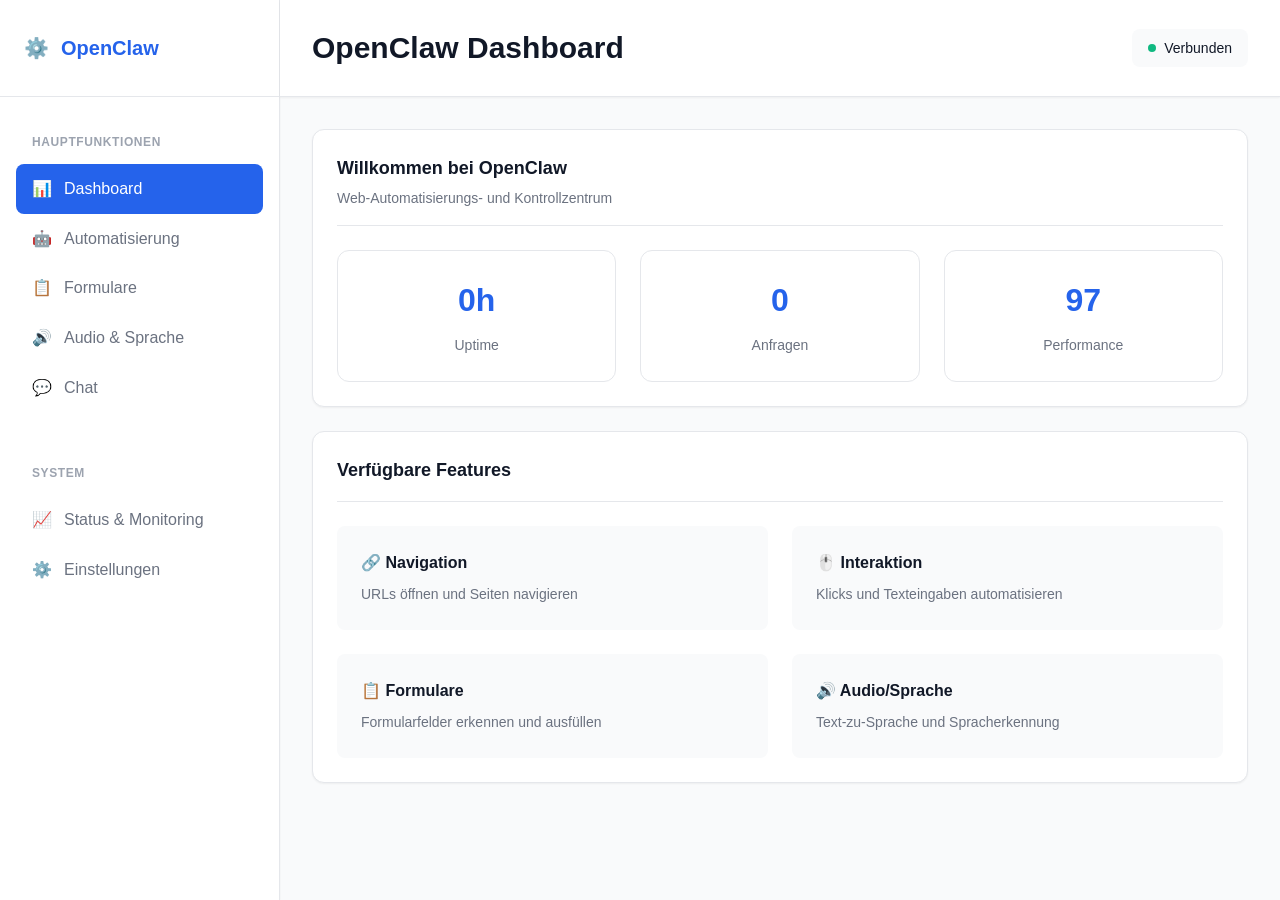
<file: html/index.html>
<!DOCTYPE html>
<html lang="de">
<head>
    <meta charset="UTF-8">
    <meta name="viewport" content="width=device-width, initial-scale=1.0">
    <title>OpenClaw Dashboard - Web Automation</title>
    <style>
        * {
            margin: 0;
            padding: 0;
            box-sizing: border-box;
        }

        :root {
            --primary: #2563eb;
            --primary-dark: #1e40af;
            --secondary: #7c3aed;
            --success: #10b981;
            --warning: #f59e0b;
            --danger: #ef4444;
            --bg-primary: #ffffff;
            --bg-secondary: #f9fafb;
            --bg-tertiary: #f3f4f6;
            --text-primary: #111827;
            --text-secondary: #6b7280;
            --text-tertiary: #9ca3af;
            --border: #e5e7eb;
            --shadow-sm: 0 1px 2px 0 rgba(0, 0, 0, 0.05);
            --shadow-md: 0 4px 6px -1px rgba(0, 0, 0, 0.1);
            --shadow-lg: 0 10px 15px -3px rgba(0, 0, 0, 0.1);
        }

        html {
            scroll-behavior: smooth;
        }

        body {
            font-family: -apple-system, BlinkMacSystemFont, 'Segoe UI', Roboto, 'Helvetica Neue', Arial, sans-serif;
            background: var(--bg-secondary);
            color: var(--text-primary);
            line-height: 1.6;
        }

        .layout {
            display: grid;
            grid-template-columns: 280px 1fr;
            min-height: 100vh;
        }

        /* Sidebar */
        .sidebar {
            background: var(--bg-primary);
            border-right: 1px solid var(--border);
            padding: 2rem 0;
            overflow-y: auto;
            box-shadow: var(--shadow-sm);
        }

        .sidebar-header {
            padding: 0 1.5rem 2rem;
            border-bottom: 1px solid var(--border);
            margin-bottom: 1.5rem;
        }

        .sidebar-logo {
            display: flex;
            align-items: center;
            gap: 0.75rem;
            font-weight: 700;
            font-size: 1.25rem;
            color: var(--primary);
        }

        .sidebar-nav {
            display: flex;
            flex-direction: column;
            gap: 0.5rem;
            padding: 0 1rem;
        }

        .nav-group {
            margin-bottom: 2rem;
        }

        .nav-group-title {
            padding: 0.75rem 1rem;
            font-size: 0.75rem;
            font-weight: 600;
            text-transform: uppercase;
            color: var(--text-tertiary);
            letter-spacing: 0.05em;
        }

        .nav-item {
            padding: 0.75rem 1rem;
            border-radius: 0.5rem;
            cursor: pointer;
            color: var(--text-secondary);
            transition: all 0.2s;
            display: flex;
            align-items: center;
            gap: 0.75rem;
            user-select: none;
        }

        .nav-item:hover {
            background: var(--bg-tertiary);
            color: var(--text-primary);
        }

        .nav-item.active {
            background: var(--primary);
            color: white;
        }

        .nav-icon {
            width: 20px;
            height: 20px;
            display: flex;
            align-items: center;
            justify-content: center;
        }

        /* Main Content */
        .main {
            display: flex;
            flex-direction: column;
        }

        .header {
            background: var(--bg-primary);
            border-bottom: 1px solid var(--border);
            padding: 1.5rem 2rem;
            display: flex;
            justify-content: space-between;
            align-items: center;
            box-shadow: var(--shadow-sm);
        }

        .header-title {
            font-size: 1.875rem;
            font-weight: 600;
        }

        .header-actions {
            display: flex;
            gap: 1rem;
            align-items: center;
        }

        .status-indicator {
            display: flex;
            align-items: center;
            gap: 0.5rem;
            padding: 0.5rem 1rem;
            background: var(--bg-secondary);
            border-radius: 0.5rem;
            font-size: 0.875rem;
        }

        .status-dot {
            width: 8px;
            height: 8px;
            border-radius: 50%;
            background: var(--success);
        }

        .status-dot.error {
            background: var(--danger);
        }

        .content {
            flex: 1;
            padding: 2rem;
            overflow-y: auto;
        }

        .tabs {
            display: flex;
            gap: 0.5rem;
            margin-bottom: 1.5rem;
            border-bottom: 1px solid var(--border);
        }

        .tab {
            padding: 1rem 1.5rem;
            border: none;
            background: none;
            cursor: pointer;
            font-size: 0.95rem;
            color: var(--text-secondary);
            border-bottom: 2px solid transparent;
            transition: all 0.2s;
        }

        .tab:hover {
            color: var(--text-primary);
        }

        .tab.active {
            color: var(--primary);
            border-bottom-color: var(--primary);
        }

        .section {
            display: none;
        }

        .section.active {
            display: block;
        }

        .card {
            background: var(--bg-primary);
            border: 1px solid var(--border);
            border-radius: 0.75rem;
            padding: 1.5rem;
            margin-bottom: 1.5rem;
            box-shadow: var(--shadow-sm);
        }

        .card-header {
            display: flex;
            justify-content: space-between;
            align-items: center;
            margin-bottom: 1.5rem;
            padding-bottom: 1rem;
            border-bottom: 1px solid var(--border);
        }

        .card-title {
            font-size: 1.125rem;
            font-weight: 600;
        }

        .card-subtitle {
            font-size: 0.875rem;
            color: var(--text-secondary);
            margin-top: 0.25rem;
        }

        .form-group {
            margin-bottom: 1.5rem;
        }

        .form-label {
            display: block;
            margin-bottom: 0.5rem;
            font-weight: 500;
            color: var(--text-primary);
        }

        .form-input,
        .form-textarea,
        .form-select {
            width: 100%;
            padding: 0.75rem;
            border: 1px solid var(--border);
            border-radius: 0.5rem;
            font-size: 0.95rem;
            font-family: inherit;
            transition: all 0.2s;
        }

        .form-input:focus,
        .form-textarea:focus,
        .form-select:focus {
            outline: none;
            border-color: var(--primary);
            box-shadow: 0 0 0 3px rgba(37, 99, 235, 0.1);
        }

        .form-textarea {
            resize: vertical;
            min-height: 100px;
        }

        .btn {
            padding: 0.75rem 1.5rem;
            border: none;
            border-radius: 0.5rem;
            font-size: 0.95rem;
            font-weight: 500;
            cursor: pointer;
            transition: all 0.2s;
            display: inline-flex;
            align-items: center;
            gap: 0.5rem;
        }

        .btn-primary {
            background: var(--primary);
            color: white;
        }

        .btn-primary:hover {
            background: var(--primary-dark);
            box-shadow: var(--shadow-md);
        }

        .btn-secondary {
            background: var(--bg-tertiary);
            color: var(--text-primary);
        }

        .btn-secondary:hover {
            background: var(--border);
        }

        .btn-success {
            background: var(--success);
            color: white;
        }

        .btn-success:hover {
            background: #059669;
        }

        .btn-danger {
            background: var(--danger);
            color: white;
        }

        .btn-danger:hover {
            background: #dc2626;
        }

        .btn-small {
            padding: 0.5rem 1rem;
            font-size: 0.85rem;
        }

        .btn-block {
            width: 100%;
            justify-content: center;
        }

        .btn:disabled {
            opacity: 0.5;
            cursor: not-allowed;
        }

        /* Grid Layouts */
        .grid {
            display: grid;
            gap: 1.5rem;
        }

        .grid-2 {
            grid-template-columns: repeat(auto-fit, minmax(300px, 1fr));
        }

        .grid-3 {
            grid-template-columns: repeat(auto-fit, minmax(250px, 1fr));
        }

        /* Metrics */
        .metric {
            background: var(--bg-primary);
            border: 1px solid var(--border);
            border-radius: 0.75rem;
            padding: 1.5rem;
            text-align: center;
        }

        .metric-value {
            font-size: 2rem;
            font-weight: 700;
            color: var(--primary);
        }

        .metric-label {
            font-size: 0.875rem;
            color: var(--text-secondary);
            margin-top: 0.5rem;
        }

        /* Log Output */
        .log-box {
            background: #1f2937;
            color: #d1d5db;
            border-radius: 0.5rem;
            padding: 1rem;
            font-family: 'Courier New', monospace;
            font-size: 0.85rem;
            max-height: 400px;
            overflow-y: auto;
            white-space: pre-wrap;
            word-break: break-word;
        }

        .log-box.error {
            background: #7f1d1d;
            color: #fca5a5;
        }

        .log-box.success {
            background: #064e3b;
            color: #86efac;
        }

        /* Alert */
        .alert {
            padding: 1rem;
            border-radius: 0.5rem;
            margin-bottom: 1rem;
            display: flex;
            gap: 0.75rem;
            align-items: flex-start;
        }

        .alert-icon {
            width: 20px;
            height: 20px;
            flex-shrink: 0;
        }

        .alert-primary {
            background: #dbeafe;
            color: #1e40af;
            border: 1px solid #93c5fd;
        }

        .alert-success {
            background: #d1fae5;
            color: #065f46;
            border: 1px solid #a7f3d0;
        }

        .alert-warning {
            background: #fef3c7;
            color: #92400e;
            border: 1px solid #fcd34d;
        }

        .alert-danger {
            background: #fee2e2;
            color: #991b1b;
            border: 1px solid #fecaca;
        }

        /* Loading State */
        .spinner {
            width: 20px;
            height: 20px;
            border: 2px solid rgba(37, 99, 235, 0.2);
            border-top-color: var(--primary);
            border-radius: 50%;
            animation: spin 0.6s linear infinite;
        }

        @keyframes spin {
            to { transform: rotate(360deg); }
        }

        /* Audio Controls */
        .audio-controls {
            display: flex;
            gap: 1rem;
            align-items: center;
            padding: 1rem;
            background: var(--bg-secondary);
            border-radius: 0.5rem;
        }

        .audio-player {
            flex: 1;
        }

        audio {
            width: 100%;
            height: 40px;
        }

        /* Responsive */
        @media (max-width: 1024px) {
            .layout {
                grid-template-columns: 1fr;
            }

            .sidebar {
                display: none;
            }

            .grid-2 {
                grid-template-columns: 1fr;
            }
        }

        @media (max-width: 640px) {
            .header {
                flex-direction: column;
                gap: 1rem;
                align-items: flex-start;
            }

            .tabs {
                overflow-x: auto;
            }

            .content {
                padding: 1rem;
            }

            .card {
                padding: 1rem;
            }
        }

        /* Animation */
        .fade-in {
            animation: fadeIn 0.3s ease-in;
        }

        @keyframes fadeIn {
            from {
                opacity: 0;
                transform: translateY(10px);
            }
            to {
                opacity: 1;
                transform: translateY(0);
            }
        }
    </style>
</head>
<body>
    <div class="layout">
        <!-- Sidebar -->
        <aside class="sidebar">
            <div class="sidebar-header">
                <div class="sidebar-logo">
                    <span>⚙️</span>
                    <span>OpenClaw</span>
                </div>
            </div>
            <nav class="sidebar-nav">
                <div class="nav-group">
                    <div class="nav-group-title">Hauptfunktionen</div>
                    <div class="nav-item active" data-tab="dashboard">
                        <span class="nav-icon">📊</span>
                        <span>Dashboard</span>
                    </div>
                    <div class="nav-item" data-tab="automation">
                        <span class="nav-icon">🤖</span>
                        <span>Automatisierung</span>
                    </div>
                    <div class="nav-item" data-tab="forms">
                        <span class="nav-icon">📋</span>
                        <span>Formulare</span>
                    </div>
                    <div class="nav-item" data-tab="audio">
                        <span class="nav-icon">🔊</span>
                        <span>Audio & Sprache</span>
                    </div>
                    <div class="nav-item" data-tab="chat">
                        <span class="nav-icon">💬</span>
                        <span>Chat</span>
                    </div>
                </div>
                <div class="nav-group">
                    <div class="nav-group-title">System</div>
                    <div class="nav-item" data-tab="status">
                        <span class="nav-icon">📈</span>
                        <span>Status & Monitoring</span>
                    </div>
                    <div class="nav-item" data-tab="settings">
                        <span class="nav-icon">⚙️</span>
                        <span>Einstellungen</span>
                    </div>
                </div>
            </nav>
        </aside>

        <!-- Main Content -->
        <div class="main">
            <header class="header">
                <h1 class="header-title">OpenClaw Dashboard</h1>
                <div class="header-actions">
                    <div class="status-indicator">
                        <div class="status-dot" id="statusDot"></div>
                        <span id="statusText">Verbunden</span>
                    </div>
                </div>
            </header>

            <main class="content">
                <!-- Dashboard Section -->
                <section id="dashboard" class="section active fade-in">
                    <div class="card">
                        <div class="card-header">
                            <div>
                                <h2 class="card-title">Willkommen bei OpenClaw</h2>
                                <p class="card-subtitle">Web-Automatisierungs- und Kontrollzentrum</p>
                            </div>
                        </div>
                        <div class="grid grid-3">
                            <div class="metric">
                                <div class="metric-value" id="metricUptime">0h</div>
                                <div class="metric-label">Uptime</div>
                            </div>
                            <div class="metric">
                                <div class="metric-value" id="metricRequests">0</div>
                                <div class="metric-label">Anfragen</div>
                            </div>
                            <div class="metric">
                                <div class="metric-value" id="metricPerformance">97</div>
                                <div class="metric-label">Performance</div>
                            </div>
                        </div>
                    </div>

                    <div class="card">
                        <div class="card-header">
                            <h2 class="card-title">Verfügbare Features</h2>
                        </div>
                        <div class="grid grid-2">
                            <div style="padding: 1.5rem; background: var(--bg-secondary); border-radius: 0.5rem;">
                                <h3 style="font-size: 1rem; margin-bottom: 0.5rem;">🔗 Navigation</h3>
                                <p style="color: var(--text-secondary); font-size: 0.875rem;">URLs öffnen und Seiten navigieren</p>
                            </div>
                            <div style="padding: 1.5rem; background: var(--bg-secondary); border-radius: 0.5rem;">
                                <h3 style="font-size: 1rem; margin-bottom: 0.5rem;">🖱️ Interaktion</h3>
                                <p style="color: var(--text-secondary); font-size: 0.875rem;">Klicks und Texteingaben automatisieren</p>
                            </div>
                            <div style="padding: 1.5rem; background: var(--bg-secondary); border-radius: 0.5rem;">
                                <h3 style="font-size: 1rem; margin-bottom: 0.5rem;">📋 Formulare</h3>
                                <p style="color: var(--text-secondary); font-size: 0.875rem;">Formularfelder erkennen und ausfüllen</p>
                            </div>
                            <div style="padding: 1.5rem; background: var(--bg-secondary); border-radius: 0.5rem;">
                                <h3 style="font-size: 1rem; margin-bottom: 0.5rem;">🔊 Audio/Sprache</h3>
                                <p style="color: var(--text-secondary); font-size: 0.875rem;">Text-zu-Sprache und Spracherkennung</p>
                            </div>
                        </div>
                    </div>
                </section>

                <!-- Automation Section -->
                <section id="automation" class="section fade-in">
                    <div class="card">
                        <div class="card-header">
                            <h2 class="card-title">Automatisierungs-Workflow</h2>
                        </div>
                        <div class="form-group">
                            <label class="form-label">Workflow Name</label>
                            <input type="text" class="form-input" id="workflowName" placeholder="z.B. 'Google Suche'">
                        </div>
                        <div class="form-group">
                            <label class="form-label">Ziel-URL</label>
                            <input type="url" class="form-input" id="automationUrl" placeholder="https://example.com">
                        </div>
                        <div class="form-group">
                            <label class="form-label">Aktionen (JSON)</label>
                            <textarea class="form-textarea" id="automationActions" placeholder='[
  {"action": "navigate", "url": "https://google.com"},
  {"action": "click", "selector": "input[name=q]"},
  {"action": "type", "text": "OpenClaw"},
  {"action": "click", "selector": "button[name=btnK]"},
  {"action": "wait", "seconds": 2}
]'></textarea>
                        </div>
                        <div id="automationLog" class="log-box" style="display: none; margin-bottom: 1rem;"></div>
                        <button class="btn btn-primary btn-block" id="runAutomation">
                            <span>▶️</span>
                            <span>Workflow ausführen</span>
                        </button>
                    </div>
                </section>

                <!-- Forms Section -->
                <section id="forms" class="section fade-in">
                    <div class="card">
                        <div class="card-header">
                            <h2 class="card-title">Formularautomatisierung</h2>
                        </div>
                        <div class="form-group">
                            <label class="form-label">URL der Seite mit Formular</label>
                            <input type="url" class="form-input" id="formUrl" placeholder="https://example.com/form">
                        </div>
                        <div class="form-group">
                            <label class="form-label">Aktion</label>
                            <select class="form-select" id="formAction">
                                <option value="detect">Formulare erkennen</option>
                                <option value="fill">Felder ausfüllen</option>
                                <option value="submit">Absenden</option>
                                <option value="clear">Leeren</option>
                            </select>
                        </div>
                        <div class="form-group" id="fieldDataGroup" style="display: none;">
                            <label class="form-label">Felddaten (JSON)</label>
                            <textarea class="form-textarea" id="fieldData" placeholder='{"field1": "value1", "field2": "value2"}'></textarea>
                        </div>
                        <div id="formLog" class="log-box" style="display: none; margin-bottom: 1rem;"></div>
                        <button class="btn btn-primary btn-block" id="executeFormAction">
                            <span>⚡</span>
                            <span>Formularaktion ausführen</span>
                        </button>
                    </div>
                </section>

                <!-- Audio & Speech Section -->
                <section id="audio" class="section fade-in">
                    <!-- Text to Speech -->
                    <div class="card">
                        <div class="card-header">
                            <h2 class="card-title">Text zu Sprache</h2>
                        </div>
                        <div class="form-group">
                            <label class="form-label">Text zum Vorlesen</label>
                            <textarea class="form-textarea" id="ttsText" placeholder="Geben Sie Text ein, der in Sprache umgewandelt werden soll...">Willkommen bei OpenClaw</textarea>
                        </div>
                        <div class="form-group">
                            <label class="form-label">Sprache</label>
                            <select class="form-select" id="ttsLanguage">
                                <option value="de-DE">Deutsch</option>
                                <option value="en-US">English (US)</option>
                                <option value="en-GB">English (UK)</option>
                                <option value="fr-FR">Français</option>
                                <option value="es-ES">Español</option>
                                <option value="it-IT">Italiano</option>
                            </select>
                        </div>
                        <div class="form-group">
                            <label class="form-label">Stimme</label>
                            <select class="form-select" id="ttsVoice">
                                <option value="default">Standard</option>
                                <option value="female">Weiblich</option>
                                <option value="male">Männlich</option>
                                <option value="neural">Neural</option>
                            </select>
                        </div>
                        <button class="btn btn-primary btn-block" id="generateTTS">
                            <span>🎤</span>
                            <span>Audio generieren</span>
                        </button>
                        <div class="audio-controls" id="audioPlayer" style="display: none; margin-top: 1rem;">
                            <audio controls id="audioElement"></audio>
                        </div>
                    </div>

                    <!-- Speech to Text -->
                    <div class="card">
                        <div class="card-header">
                            <h2 class="card-title">Sprache zu Text</h2>
                        </div>
                        <div class="form-group">
                            <label class="form-label">Sprache</label>
                            <select class="form-select" id="sttLanguage">
                                <option value="de-DE">Deutsch</option>
                                <option value="en-US">English (US)</option>
                                <option value="en-GB">English (UK)</option>
                                <option value="fr-FR">Français</option>
                                <option value="es-ES">Español</option>
                            </select>
                        </div>
                        <button class="btn btn-primary btn-block" id="startRecording">
                            <span>🎙️</span>
                            <span>Aufnahme starten</span>
                        </button>
                        <button class="btn btn-danger btn-block" id="stopRecording" style="display: none;">
                            <span>⏹️</span>
                            <span>Aufnahme beenden</span>
                        </button>
                        <div id="transcriptionResult" style="display: none; margin-top: 1rem; padding: 1rem; background: var(--bg-secondary); border-radius: 0.5rem;">
                            <p style="color: var(--text-secondary); font-size: 0.875rem; margin-bottom: 0.5rem;">Erkannter Text:</p>
                            <p id="transcriptionText" style="font-size: 1rem;"></p>
                        </div>
                    </div>
                </section>

                <!-- Chat Section -->
                <section id="chat" class="section fade-in">
                    <div class="card">
                        <div class="card-header">
                            <h2 class="card-title">Chat mit Agent</h2>
                        </div>
                        <div id="chatMessages" style="height: 400px; overflow-y: auto; margin-bottom: 1rem; padding: 1rem; background: var(--bg-secondary); border-radius: 0.5rem;"></div>
                        <div class="form-group" style="margin-bottom: 0;">
                            <input type="text" class="form-input" id="chatInput" placeholder="Geben Sie eine Nachricht ein...">
                        </div>
                        <button class="btn btn-primary btn-block" id="sendChat">
                            <span>📤</span>
                            <span>Senden</span>
                        </button>
                    </div>
                </section>

                <!-- Status Section -->
                <section id="status" class="section fade-in">
                    <div class="card">
                        <div class="card-header">
                            <h2 class="card-title">System Status</h2>
                        </div>
                        <div class="grid grid-2">
                            <div>
                                <h3 style="font-weight: 600; margin-bottom: 1rem;">Server Informationen</h3>
                                <dl style="font-size: 0.95rem;">
                                    <dt style="color: var(--text-secondary);">Status:</dt>
                                    <dd style="margin-bottom: 1rem;">
                                        <span class="status-dot"></span>
                                        <span>Aktiv</span>
                                    </dd>
                                    <dt style="color: var(--text-secondary);">Uptime:</dt>
                                    <dd style="margin-bottom: 1rem;" id="statusUptime">0 Sekunden</dd>
                                    <dt style="color: var(--text-secondary);">Anfragen:</dt>
                                    <dd style="margin-bottom: 1rem;" id="statusRequests">0</dd>
                                    <dt style="color: var(--text-secondary);">Performance:</dt>
                                    <dd id="statusPerformance">97%</dd>
                                </dl>
                            </div>
                            <div>
                                <h3 style="font-weight: 600; margin-bottom: 1rem;">Python Version</h3>
                                <p id="pythonVersion" style="font-family: monospace; background: var(--bg-secondary); padding: 1rem; border-radius: 0.5rem;">Loading...</p>
                            </div>
                        </div>
                        <button class="btn btn-secondary" id="refreshStatus" style="margin-top: 1rem;">
                            <span>🔄</span>
                            <span>Aktualisieren</span>
                        </button>
                    </div>
                </section>

                <!-- Settings Section -->
                <section id="settings" class="section fade-in">
                    <div class="card">
                        <div class="card-header">
                            <h2 class="card-title">Einstellungen</h2>
                        </div>
                        <div class="form-group">
                            <label class="form-label">API Key</label>
                            <div style="display: flex; gap: 0.5rem;">
                                <input type="password" class="form-input" id="apiKey" placeholder="Geben Sie Ihren API Key ein" style="flex: 1;">
                                <button class="btn btn-secondary btn-small" id="toggleApiKey">👁️</button>
                            </div>
                        </div>
                        <div class="form-group">
                            <label class="form-label">Server URL</label>
                            <input type="url" class="form-input" id="serverUrl" placeholder="http://localhost:8050">
                        </div>
                        <div class="form-group">
                            <label class="form-label">Theme</label>
                            <select class="form-select" id="themeSelect">
                                <option value="light">Hell</option>
                                <option value="dark">Dunkel</option>
                                <option value="auto">Automatisch</option>
                            </select>
                        </div>
                        <button class="btn btn-primary btn-block" id="saveSettings">
                            <span>💾</span>
                            <span>Einstellungen speichern</span>
                        </button>
                    </div>
                </section>
            </main>
        </div>
    </div>

    <script>
        // Configuration
        const config = {
            serverUrl: localStorage.getItem('serverUrl') || 'http://localhost:8050',
            apiKey: localStorage.getItem('apiKey') || 'secret-123',
            recordedAudio: null,
            mediaRecorder: null
        };

        // Tab Navigation
        document.querySelectorAll('.nav-item').forEach(item => {
            item.addEventListener('click', function() {
                const tabName = this.dataset.tab;
                switchTab(tabName);
            });
        });

        function switchTab(tabName) {
            // Hide all sections
            document.querySelectorAll('.section').forEach(sec => {
                sec.classList.remove('active');
            });
            // Remove active class from nav items
            document.querySelectorAll('.nav-item').forEach(item => {
                item.classList.remove('active');
            });

            // Show selected section
            const section = document.getElementById(tabName);
            if (section) {
                section.classList.add('active');
            }

            // Add active class to clicked nav item
            document.querySelector(`.nav-item[data-tab="${tabName}"]`).classList.add('active');
        }

        // Automation
        document.getElementById('runAutomation').addEventListener('click', async function() {
            const workflowName = document.getElementById('workflowName').value;
            const url = document.getElementById('automationUrl').value;
            const actionsText = document.getElementById('automationActions').value;
            const logBox = document.getElementById('automationLog');

            if (!url || !actionsText) {
                alert('Bitte füllen Sie alle erforderlichen Felder aus');
                return;
            }

            try {
                const actions = JSON.parse(actionsText);
                logBox.style.display = 'block';
                logBox.textContent = `[INFO] Starte Workflow: ${workflowName || 'Unnamed'}\n[INFO] URL: ${url}\n[INFO] Aktionen: ${actions.length}\n\n`;

                // Send to API
                const response = await fetch(`${config.serverUrl}/api/automation`, {
                    method: 'POST',
                    headers: {
                        'Content-Type': 'application/json',
                        'Authorization': `Bearer ${config.apiKey}`
                    },
                    body: JSON.stringify({ workflow: actions, url: url })
                });

                if (response.ok) {
                    logBox.textContent += '[SUCCESS] Workflow erfolgreich ausgeführt\n';
                } else {
                    logBox.textContent += `[ERROR] HTTP ${response.status}\n`;
                }
            } catch (error) {
                logBox.style.display = 'block';
                logBox.textContent += `[ERROR] ${error.message}\n`;
                logBox.classList.add('error');
            }
        });

        // Form Actions
        document.getElementById('formAction').addEventListener('change', function() {
            const fieldDataGroup = document.getElementById('fieldDataGroup');
            fieldDataGroup.style.display = this.value === 'fill' ? 'block' : 'none';
        });

        document.getElementById('executeFormAction').addEventListener('click', async function() {
            const url = document.getElementById('formUrl').value;
            const action = document.getElementById('formAction').value;
            const fieldData = document.getElementById('fieldData').value;
            const logBox = document.getElementById('formLog');

            if (!url) {
                alert('Bitte geben Sie die URL ein');
                return;
            }

            try {
                logBox.style.display = 'block';
                logBox.textContent = `[INFO] Formularaktion: ${action}\n[INFO] URL: ${url}\n\n`;

                const payload = {
                    action: action,
                    url: url
                };

                if (action === 'fill' && fieldData) {
                    payload.fields = JSON.parse(fieldData);
                }

                const response = await fetch(`${config.serverUrl}/api/form-automate`, {
                    method: 'POST',
                    headers: {
                        'Content-Type': 'application/json',
                        'Authorization': `Bearer ${config.apiKey}`
                    },
                    body: JSON.stringify(payload)
                });

                const data = await response.json();
                logBox.textContent += `[SUCCESS] ${JSON.stringify(data, null, 2)}\n`;
            } catch (error) {
                logBox.style.display = 'block';
                logBox.textContent += `[ERROR] ${error.message}\n`;
                logBox.classList.add('error');
            }
        });

        // TTS
        document.getElementById('generateTTS').addEventListener('click', async function() {
            const text = document.getElementById('ttsText').value;
            const language = document.getElementById('ttsLanguage').value;
            const voice = document.getElementById('ttsVoice').value;

            if (!text) {
                alert('Bitte geben Sie Text ein');
                return;
            }

            this.disabled = true;
            const originalText = this.textContent;
            this.innerHTML = '<span class="spinner"></span> <span>Generiere...</span>';

            try {
                const response = await fetch(`${config.serverUrl}/api/text-to-speech`, {
                    method: 'POST',
                    headers: {
                        'Content-Type': 'application/json',
                        'Authorization': `Bearer ${config.apiKey}`
                    },
                    body: JSON.stringify({ text, language, voice })
                });

                const data = await response.json();
                if (data.audio_url) {
                    const audioPlayer = document.getElementById('audioPlayer');
                    const audioElement = document.getElementById('audioElement');
                    audioElement.src = `${config.serverUrl}${data.audio_url}`;
                    audioPlayer.style.display = 'flex';
                } else if (data.audioData) {
                    const audioPlayer = document.getElementById('audioPlayer');
                    const audioElement = document.getElementById('audioElement');
                    audioElement.src = `data:audio/mp3;base64,${data.audioData}`;
                    audioPlayer.style.display = 'flex';
                }
            } catch (error) {
                alert(`Fehler: ${error.message}`);
            } finally {
                this.disabled = false;
                this.innerHTML = originalText;
            }
        });

        // STT
        let audioChunks = [];

        document.getElementById('startRecording').addEventListener('click', async function() {
            audioChunks = [];
            try {
                const stream = await navigator.mediaDevices.getUserMedia({ audio: true });
                config.mediaRecorder = new MediaRecorder(stream);

                config.mediaRecorder.ondataavailable = event => {
                    audioChunks.push(event.data);
                };

                config.mediaRecorder.start();
                document.getElementById('startRecording').style.display = 'none';
                document.getElementById('stopRecording').style.display = 'inline-flex';
            } catch (error) {
                alert(`Fehler beim Starten der Aufnahme: ${error.message}`);
            }
        });

        document.getElementById('stopRecording').addEventListener('click', async function() {
            config.mediaRecorder.stop();
            document.getElementById('stopRecording').style.display = 'none';
            document.getElementById('startRecording').style.display = 'inline-flex';

            config.mediaRecorder.onstop = async () => {
                const audioBlob = new Blob(audioChunks, { type: 'audio/wav' });
                const reader = new FileReader();

                reader.onload = async (e) => {
                    try {
                        const base64Audio = e.target.result.split(',')[1];
                        const language = document.getElementById('sttLanguage').value;

                        const response = await fetch(`${config.serverUrl}/api/speech-to-text`, {
                            method: 'POST',
                            headers: {
                                'Content-Type': 'application/json',
                                'Authorization': `Bearer ${config.apiKey}`
                            },
                            body: JSON.stringify({
                                audio: base64Audio,
                                audioFormat: 'wav',
                                language: language
                            })
                        });

                        const data = await response.json();
                        const resultDiv = document.getElementById('transcriptionResult');
                        const textDiv = document.getElementById('transcriptionText');

                        resultDiv.style.display = 'block';
                        textDiv.textContent = data.transcription || data.text || 'Keine Transkription verfügbar';
                    } catch (error) {
                        alert(`Fehler bei der Transkription: ${error.message}`);
                    }
                };

                reader.readAsDataURL(audioBlob);
            };
        });

        // Chat
        document.getElementById('sendChat').addEventListener('click', async function() {
            const input = document.getElementById('chatInput');
            const message = input.value.trim();

            if (!message) return;

            const chatMessages = document.getElementById('chatMessages');

            // Add user message
            const userMsg = document.createElement('div');
            userMsg.style.cssText = 'margin-bottom: 1rem; text-align: right;';
            userMsg.innerHTML = `<div style="background: var(--primary); color: white; padding: 0.75rem; border-radius: 0.5rem; display: inline-block; max-width: 70%;">${escapeHtml(message)}</div>`;
            chatMessages.appendChild(userMsg);

            input.value = '';

            try {
                const response = await fetch(`${config.serverUrl}/api/chat`, {
                    method: 'POST',
                    headers: {
                        'Content-Type': 'application/json',
                        'Authorization': `Bearer ${config.apiKey}`
                    },
                    body: JSON.stringify({ message })
                });

                const data = await response.json();
                const assistantMsg = document.createElement('div');
                assistantMsg.style.cssText = 'margin-bottom: 1rem;';
                assistantMsg.innerHTML = `<div style="background: var(--bg-secondary); padding: 0.75rem; border-radius: 0.5rem; display: inline-block; max-width: 70%;">${escapeHtml(data.reply || 'Keine Antwort')}</div>`;
                chatMessages.appendChild(assistantMsg);

                chatMessages.scrollTop = chatMessages.scrollHeight;
            } catch (error) {
                const errorMsg = document.createElement('div');
                errorMsg.style.cssText = 'margin-bottom: 1rem;';
                errorMsg.innerHTML = `<div style="background: var(--bg-secondary); color: var(--danger); padding: 0.75rem; border-radius: 0.5rem;">Fehler: ${error.message}</div>`;
                chatMessages.appendChild(errorMsg);
            }
        });

        // Status
        document.getElementById('refreshStatus').addEventListener('click', async function() {
            try {
                const response = await fetch(`${config.serverUrl}/api/status`, {
                    headers: {
                        'Authorization': `Bearer ${config.apiKey}`
                    }
                });

                const data = await response.json();
                document.getElementById('statusUptime').textContent = `${Math.floor(data.uptime_seconds / 3600)}h ${Math.floor((data.uptime_seconds % 3600) / 60)}m`;
                document.getElementById('statusRequests').textContent = data.requests_total || 0;
                document.getElementById('statusPerformance').textContent = `${data.performance_score || 97}%`;

                // Update dashboard metrics
                document.getElementById('metricUptime').textContent = `${Math.floor(data.uptime_seconds / 3600)}h`;
                document.getElementById('metricRequests').textContent = data.requests_total || 0;
                document.getElementById('metricPerformance').textContent = data.performance_score || 97;
            } catch (error) {
                console.error('Status error:', error);
            }
        });

        // Settings
        document.getElementById('toggleApiKey').addEventListener('click', function() {
            const input = document.getElementById('apiKey');
            input.type = input.type === 'password' ? 'text' : 'password';
        });

        document.getElementById('saveSettings').addEventListener('click', function() {
            const apiKey = document.getElementById('apiKey').value;
            const serverUrl = document.getElementById('serverUrl').value;

            if (apiKey) localStorage.setItem('apiKey', apiKey);
            if (serverUrl) localStorage.setItem('serverUrl', serverUrl);

            config.apiKey = apiKey;
            config.serverUrl = serverUrl;

            alert('Einstellungen gespeichert!');
        });

        // Helper function
        function escapeHtml(text) {
            const map = {
                '&': '&amp;',
                '<': '&lt;',
                '>': '&gt;',
                '"': '&quot;',
                "'": '&#039;'
            };
            return text.replace(/[&<>"']/g, m => map[m]);
        }

        // Initialize
        window.addEventListener('load', function() {
            document.getElementById('apiKey').value = config.apiKey;
            document.getElementById('serverUrl').value = config.serverUrl;
            document.getElementById('refreshStatus').click();
        });

        // Allow Enter key in chat
        document.getElementById('chatInput').addEventListener('keypress', function(e) {
            if (e.key === 'Enter') {
                document.getElementById('sendChat').click();
            }
        });
    </script>
</body>
</html>
</file>
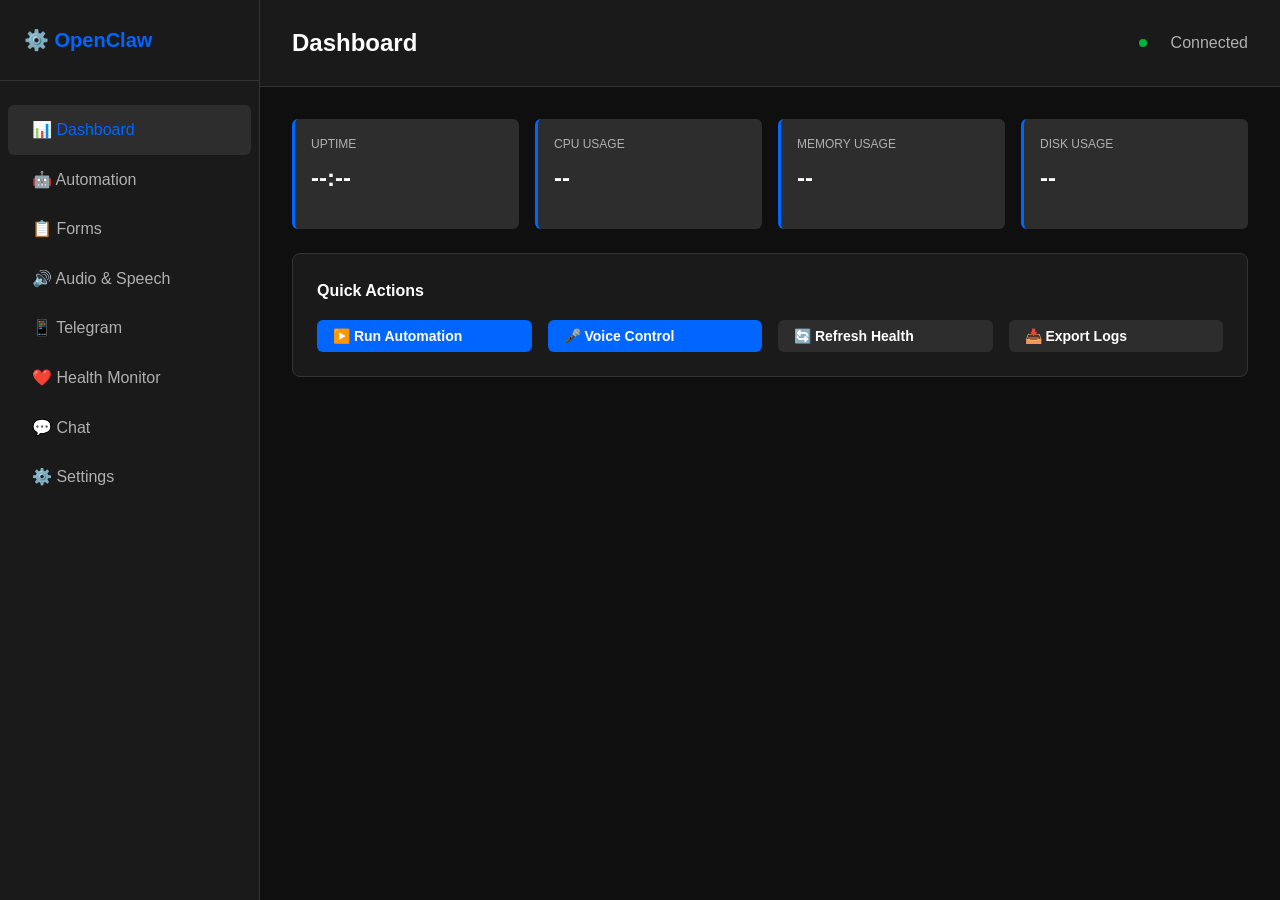
<file: html/dashboard.html>
<!DOCTYPE html>
<html lang="en">
<head>
    <meta charset="UTF-8">
    <meta name="viewport" content="width=device-width, initial-scale=1.0">
    <title>OpenClaw Dashboard 2.0</title>
    <style>
        * {
            margin: 0;
            padding: 0;
            box-sizing: border-box;
        }

        :root {
            --primary: #0066ff;
            --primary-dark: #0052cc;
            --success: #00b341;
            --warning: #ff9500;
            --danger: #ff3b30;
            --bg-dark: #0f0f0f;
            --bg-secondary: #1a1a1a;
            --bg-tertiary: #2d2d2d;
            --text-primary: #ffffff;
            --text-secondary: #b0b0b0;
            --border: #333333;
        }

        body {
            font-family: -apple-system, BlinkMacSystemFont, 'Segoe UI', Roboto, sans-serif;
            background: var(--bg-dark);
            color: var(--text-primary);
            line-height: 1.6;
        }

        .layout {
            display: grid;
            grid-template-columns: 260px 1fr;
            min-height: 100vh;
        }

        .sidebar {
            background: var(--bg-secondary);
            border-right: 1px solid var(--border);
            padding: 1.5rem 0;
            overflow-y: auto;
        }

        .sidebar-header {
            padding: 0 1.5rem 1.5rem;
            border-bottom: 1px solid var(--border);
            margin-bottom: 1.5rem;
        }

        .sidebar-logo {
            font-size: 1.25rem;
            font-weight: 700;
            color: var(--primary);
        }

        .nav-item {
            display: flex;
            align-items: center;
            gap: 0.75rem;
            padding: 0.75rem 1.5rem;
            color: var(--text-secondary);
            cursor: pointer;
            transition: all 0.2s;
            margin: 0 0.5rem;
            border-radius: 0.375rem;
        }

        .nav-item:hover,
        .nav-item.active {
            background: var(--bg-tertiary);
            color: var(--primary);
        }

        .main-content {
            background: var(--bg-dark);
            overflow-y: auto;
        }

        .header {
            background: var(--bg-secondary);
            border-bottom: 1px solid var(--border);
            padding: 1.5rem 2rem;
            display: flex;
            justify-content: space-between;
            align-items: center;
        }

        .header-title {
            font-size: 1.5rem;
            font-weight: 700;
        }

        .header-actions {
            display: flex;
            gap: 1rem;
            align-items: center;
        }

        .btn {
            padding: 0.5rem 1rem;
            border: none;
            border-radius: 0.375rem;
            cursor: pointer;
            font-size: 0.875rem;
            font-weight: 600;
            transition: all 0.2s;
            display: flex;
            align-items: center;
            gap: 0.5rem;
        }

        .btn-primary {
            background: var(--primary);
            color: white;
        }

        .btn-primary:hover {
            background: var(--primary-dark);
        }

        .btn-secondary {
            background: var(--bg-tertiary);
            color: var(--text-primary);
        }

        .btn-secondary:hover {
            background: var(--border);
        }

        .content {
            padding: 2rem;
        }

        .section {
            display: none;
        }

        .section.active {
            display: block;
        }

        .card {
            background: var(--bg-secondary);
            border: 1px solid var(--border);
            border-radius: 0.5rem;
            padding: 1.5rem;
            margin-bottom: 1.5rem;
        }

        .card-title {
            font-size: 1rem;
            font-weight: 700;
            margin-bottom: 1rem;
            display: flex;
            align-items: center;
            gap: 0.5rem;
        }

        .status-grid {
            display: grid;
            grid-template-columns: repeat(auto-fit, minmax(200px, 1fr));
            gap: 1rem;
            margin-bottom: 1.5rem;
        }

        .status-item {
            background: var(--bg-tertiary);
            padding: 1rem;
            border-radius: 0.375rem;
            border-left: 3px solid var(--primary);
        }

        .status-label {
            font-size: 0.75rem;
            color: var(--text-secondary);
            text-transform: uppercase;
            margin-bottom: 0.25rem;
        }

        .status-value {
            font-size: 1.5rem;
            font-weight: 700;
        }

        .form-group {
            margin-bottom: 1rem;
        }

        .form-label {
            display: block;
            font-size: 0.875rem;
            margin-bottom: 0.5rem;
            color: var(--text-secondary);
        }

        .form-input {
            width: 100%;
            padding: 0.75rem;
            background: var(--bg-tertiary);
            border: 1px solid var(--border);
            border-radius: 0.375rem;
            color: var(--text-primary);
            font-size: 0.875rem;
        }

        .form-input:focus {
            outline: none;
            border-color: var(--primary);
            box-shadow: 0 0 0 2px rgba(0, 102, 255, 0.1);
        }

        .alert {
            padding: 1rem;
            border-radius: 0.375rem;
            margin-bottom: 1rem;
        }

        .alert-success {
            background: rgba(0, 179, 65, 0.1);
            border: 1px solid var(--success);
            color: var(--success);
        }

        .alert-error {
            background: rgba(255, 59, 48, 0.1);
            border: 1px solid var(--danger);
            color: var(--danger);
        }

        .alert-info {
            background: rgba(0, 102, 255, 0.1);
            border: 1px solid var(--primary);
            color: var(--primary);
        }

        .audio-recorder {
            background: var(--bg-tertiary);
            padding: 1.5rem;
            border-radius: 0.375rem;
            text-align: center;
        }

        .recorder-button {
            width: 80px;
            height: 80px;
            border-radius: 50%;
            border: none;
            background: var(--primary);
            color: white;
            font-size: 2rem;
            cursor: pointer;
            transition: all 0.2s;
            margin: 0 auto 1rem;
        }

        .recorder-button:hover {
            background: var(--primary-dark);
            transform: scale(1.05);
        }

        .recorder-button.recording {
            background: var(--danger);
            animation: pulse 1s infinite;
        }

        @keyframes pulse {
            0%, 100% { opacity: 1; }
            50% { opacity: 0.7; }
        }

        .chat-container {
            display: flex;
            flex-direction: column;
            height: 500px;
            border: 1px solid var(--border);
            border-radius: 0.5rem;
            background: var(--bg-tertiary);
        }

        .chat-messages {
            flex: 1;
            overflow-y: auto;
            padding: 1rem;
            display: flex;
            flex-direction: column;
            gap: 1rem;
        }

        .message {
            display: flex;
            gap: 0.75rem;
            max-width: 80%;
        }

        .message.user {
            align-self: flex-end;
            flex-direction: row-reverse;
        }

        .message-bubble {
            background: var(--bg-secondary);
            padding: 0.75rem 1rem;
            border-radius: 0.375rem;
            word-wrap: break-word;
        }

        .message.user .message-bubble {
            background: var(--primary);
        }

        .chat-input {
            display: flex;
            gap: 0.5rem;
            padding: 1rem;
            border-top: 1px solid var(--border);
        }

        .chat-input input {
            flex: 1;
        }

        .telegram-badge {
            display: inline-block;
            background: #0088cc;
            color: white;
            padding: 0.25rem 0.75rem;
            border-radius: 0.25rem;
            font-size: 0.75rem;
            margin-left: 0.5rem;
        }

        .health-bar {
            display: flex;
            height: 8px;
            background: var(--bg-tertiary);
            border-radius: 4px;
            overflow: hidden;
            margin-top: 0.5rem;
        }

        .health-bar-fill {
            background: var(--success);
            transition: width 0.3s;
        }

        .health-bar-fill.warning {
            background: var(--warning);
        }

        .health-bar-fill.danger {
            background: var(--danger);
        }

        @media (max-width: 768px) {
            .layout {
                grid-template-columns: 1fr;
            }

            .sidebar {
                display: none;
            }

            .status-grid {
                grid-template-columns: repeat(auto-fit, minmax(150px, 1fr));
            }

            .message {
                max-width: 100%;
            }
        }
    </style>
</head>
<body>
    <div class="layout">
        <!-- Sidebar -->
        <div class="sidebar">
            <div class="sidebar-header">
                <div class="sidebar-logo">⚙️ OpenClaw</div>
            </div>
            
            <div class="nav-item active" onclick="switchSection('dashboard')">📊 Dashboard</div>
            <div class="nav-item" onclick="switchSection('automation')">🤖 Automation</div>
            <div class="nav-item" onclick="switchSection('forms')">📋 Forms</div>
            <div class="nav-item" onclick="switchSection('audio')">🔊 Audio & Speech</div>
            <div class="nav-item" onclick="switchSection('telegram')">📱 Telegram</div>
            <div class="nav-item" onclick="switchSection('health')">❤️ Health Monitor</div>
            <div class="nav-item" onclick="switchSection('chat')">💬 Chat</div>
            <div class="nav-item" onclick="switchSection('settings')">⚙️ Settings</div>
        </div>

        <!-- Main Content -->
        <div class="main-content">
            <!-- Header -->
            <div class="header">
                <div class="header-title" id="page-title">Dashboard</div>
                <div class="header-actions">
                    <span id="status-indicator" style="display: inline-block; width: 8px; height: 8px; background: var(--success); border-radius: 50%; margin-right: 0.5rem;"></span>
                    <span id="status-text" style="color: var(--text-secondary);">Connected</span>
                </div>
            </div>

            <!-- Content Area -->
            <div class="content">
                <!-- Dashboard Section -->
                <div id="dashboard" class="section active">
                    <div class="status-grid">
                        <div class="status-item">
                            <div class="status-label">Uptime</div>
                            <div class="status-value" id="uptime">--:--</div>
                        </div>
                        <div class="status-item">
                            <div class="status-label">CPU Usage</div>
                            <div class="status-value" id="cpu-usage">--</div>
                            <div class="health-bar">
                                <div class="health-bar-fill" id="cpu-bar" style="width: 0%;"></div>
                            </div>
                        </div>
                        <div class="status-item">
                            <div class="status-label">Memory Usage</div>
                            <div class="status-value" id="memory-usage">--</div>
                            <div class="health-bar">
                                <div class="health-bar-fill" id="memory-bar" style="width: 0%;"></div>
                            </div>
                        </div>
                        <div class="status-item">
                            <div class="status-label">Disk Usage</div>
                            <div class="status-value" id="disk-usage">--</div>
                            <div class="health-bar">
                                <div class="health-bar-fill" id="disk-bar" style="width: 0%;"></div>
                            </div>
                        </div>
                    </div>

                    <div class="card">
                        <div class="card-title">Quick Actions</div>
                        <div style="display: grid; grid-template-columns: repeat(auto-fit, minmax(150px, 1fr)); gap: 1rem;">
                            <button class="btn btn-primary" onclick="startAutomation()">▶️ Run Automation</button>
                            <button class="btn btn-primary" onclick="switchSection('audio')">🎤 Voice Control</button>
                            <button class="btn btn-secondary" onclick="refreshHealth()">🔄 Refresh Health</button>
                            <button class="btn btn-secondary" onclick="exportLogs()">📥 Export Logs</button>
                        </div>
                    </div>
                </div>

                <!-- Automation Section -->
                <div id="automation" class="section">
                    <div class="card">
                        <div class="card-title">🤖 Automation Workflow</div>
                        <div class="form-group">
                            <label class="form-label">Workflow JSON</label>
                            <textarea class="form-input" id="automation-json" style="height: 200px; font-family: monospace;">{"steps":[{"action":"navigate","url":"https://example.com"}]}</textarea>
                        </div>
                        <button class="btn btn-primary" onclick="executeAutomation()">Execute Workflow</button>
                    </div>
                    <div id="automation-result" class="card" style="display: none;">
                        <div class="card-title">Result</div>
                        <div id="automation-output" style="font-family: monospace; white-space: pre-wrap; word-break: break-all;"></div>
                    </div>
                </div>

                <!-- Forms Section -->
                <div id="forms" class="section">
                    <div class="card">
                        <div class="card-title">📋 Form Automation</div>
                        <div class="form-group">
                            <label class="form-label">Action</label>
                            <select class="form-input" id="form-action">
                                <option value="detect">Detect Forms</option>
                                <option value="fill">Fill Form</option>
                                <option value="submit">Submit Form</option>
                            </select>
                        </div>
                        <div class="form-group">
                            <label class="form-label">Form Selector</label>
                            <input type="text" class="form-input" id="form-selector" placeholder="e.g., #my-form, form.login">
                        </div>
                        <div class="form-group">
                            <label class="form-label">Field Data (JSON)</label>
                            <textarea class="form-input" id="form-data" style="height: 120px; font-family: monospace;">{"name":"John Doe","email":"john@example.com"}</textarea>
                        </div>
                        <button class="btn btn-primary" onclick="executeFormAction()">Execute</button>
                    </div>
                </div>

                <!-- Audio & Speech Section -->
                <div id="audio" class="section">
                    <div class="card">
                        <div class="card-title">🔊 Text-to-Speech</div>
                        <div class="form-group">
                            <label class="form-label">Text</label>
                            <textarea class="form-input" id="tts-text" placeholder="Enter text to convert to speech">Hello, this is a test message.</textarea>
                        </div>
                        <div class="form-group">
                            <label class="form-label">Language</label>
                            <select class="form-input" id="tts-language">
                                <option value="en-US">English (US)</option>
                                <option value="de-DE">Deutsch</option>
                                <option value="fr-FR">Français</option>
                            </select>
                        </div>
                        <button class="btn btn-primary" onclick="synthesizeSpeech()">🔊 Synthesize</button>
                        <div id="tts-player" style="margin-top: 1rem; display: none;">
                            <audio controls style="width: 100%;"></audio>
                        </div>
                    </div>

                    <div class="card">
                        <div class="card-title">🎤 Speech-to-Text</div>
                        <div class="audio-recorder">
                            <button class="recorder-button" id="recorder-btn" onclick="toggleRecording()">🎤</button>
                            <div id="recorder-status" style="color: var(--text-secondary);">Click to start recording</div>
                            <div id="recorder-time" style="margin-top: 0.5rem; font-size: 0.875rem; color: var(--text-tertiary);">00:00</div>
                        </div>
                        <div class="form-group">
                            <label class="form-label">Transcription</label>
                            <textarea class="form-input" id="transcription-result" readonly style="height: 100px;"></textarea>
                        </div>
                        <div id="transcription-confidence" style="color: var(--text-secondary); font-size: 0.875rem;"></div>
                    </div>
                </div>

                <!-- Telegram Section -->
                <div id="telegram" class="section">
                    <div class="card">
                        <div class="card-title">📱 Telegram Integration <span class="telegram-badge">Connected</span></div>
                        <div class="alert alert-info">Telegram Bot Status: Active</div>
                        <div class="form-group">
                            <label class="form-label">Bot Token</label>
                            <input type="password" class="form-input" id="telegram-token" placeholder="Your bot token">
                        </div>
                        <div class="form-group">
                            <label class="form-label">Chat ID</label>
                            <input type="text" class="form-input" id="telegram-chat-id" placeholder="Telegram chat ID">
                        </div>
                        <button class="btn btn-primary" onclick="testTelegram()">Test Connection</button>
                    </div>

                    <div class="card">
                        <div class="card-title">Send Message</div>
                        <div class="form-group">
                            <label class="form-label">Message</label>
                            <textarea class="form-input" id="telegram-message" placeholder="Your message here..."></textarea>
                        </div>
                        <button class="btn btn-primary" onclick="sendTelegramMessage()">Send Message</button>
                    </div>

                    <div class="card">
                        <div class="card-title">Recent Notifications</div>
                        <div id="telegram-log" style="font-size: 0.875rem; color: var(--text-secondary); max-height: 200px; overflow-y: auto;">
                            <div>No notifications yet</div>
                        </div>
                    </div>
                </div>

                <!-- Health Monitor Section -->
                <div id="health" class="section">
                    <div class="status-grid">
                        <div class="status-item">
                            <div class="status-label">CPU</div>
                            <div class="status-value" id="health-cpu">--</div>
                            <div class="health-bar">
                                <div class="health-bar-fill" id="health-cpu-bar" style="width: 0%;"></div>
                            </div>
                        </div>
                        <div class="status-item">
                            <div class="status-label">Memory</div>
                            <div class="status-value" id="health-memory">--</div>
                            <div class="health-bar">
                                <div class="health-bar-fill" id="health-memory-bar" style="width: 0%;"></div>
                            </div>
                        </div>
                        <div class="status-item">
                            <div class="status-label">Disk</div>
                            <div class="status-value" id="health-disk">--</div>
                            <div class="health-bar">
                                <div class="health-bar-fill" id="health-disk-bar" style="width: 0%;"></div>
                            </div>
                        </div>
                        <div class="status-item">
                            <div class="status-label">Network</div>
                            <div class="status-value" id="health-network">--</div>
                        </div>
                    </div>

                    <div class="card">
                        <div class="card-title">Service Status</div>
                        <div style="display: flex; flex-direction: column; gap: 0.75rem;">
                            <div style="display: flex; justify-content: space-between; align-items: center;">
                                <span>Dashboard API</span>
                                <span style="width: 8px; height: 8px; background: var(--success); border-radius: 50%;"></span>
                            </div>
                            <div style="display: flex; justify-content: space-between; align-items: center;">
                                <span>Automation Worker</span>
                                <span style="width: 8px; height: 8px; background: var(--success); border-radius: 50%;"></span>
                            </div>
                            <div style="display: flex; justify-content: space-between; align-items: center;">
                                <span>Telegram Handler</span>
                                <span style="width: 8px; height: 8px; background: var(--success); border-radius: 50%;"></span>
                            </div>
                            <div style="display: flex; justify-content: space-between; align-items: center;">
                                <span>Audio Service</span>
                                <span style="width: 8px; height: 8px; background: var(--success); border-radius: 50%;"></span>
                            </div>
                        </div>
                    </div>

                    <div class="card">
                        <div class="card-title">Alerts & Logs</div>
                        <div id="health-alerts" style="font-size: 0.875rem; max-height: 250px; overflow-y: auto;">
                            <div style="color: var(--text-secondary);">No alerts</div>
                        </div>
                    </div>
                </div>

                <!-- Chat Section -->
                <div id="chat" class="section">
                    <div class="card">
                        <div class="chat-container">
                            <div class="chat-messages" id="chat-messages">
                                <div class="message">
                                    <div class="message-bubble">Hello! I'm OpenClaw. How can I help you?</div>
                                </div>
                            </div>
                            <div class="chat-input">
                                <input type="text" class="form-input" id="chat-input" placeholder="Type your message..." onkeypress="handleChatKeypress(event)">
                                <button class="btn btn-primary" onclick="sendChatMessage()">Send</button>
                            </div>
                        </div>
                    </div>
                </div>

                <!-- Settings Section -->
                <div id="settings" class="section">
                    <div class="card">
                        <div class="card-title">⚙️ Settings</div>
                        <div class="form-group">
                            <label class="form-label">API Key</label>
                            <input type="password" class="form-input" id="api-key" placeholder="Your API key">
                        </div>
                        <div class="form-group">
                            <label class="form-label">Server URL</label>
                            <input type="text" class="form-input" id="server-url" value="http://localhost:5000">
                        </div>
                        <div class="form-group">
                            <label class="form-label">Theme</label>
                            <select class="form-input" id="theme-select">
                                <option value="dark">Dark</option>
                                <option value="light">Light</option>
                                <option value="auto">Auto</option>
                            </select>
                        </div>
                        <button class="btn btn-primary" onclick="saveSettings()">Save Settings</button>
                    </div>
                </div>
            </div>
        </div>
    </div>

    <script>
        // Configuration
        const config = {
            apiUrl: localStorage.getItem('server-url') || 'http://localhost:5000',
            apiKey: localStorage.getItem('api-key') || '',
            language: localStorage.getItem('language') || 'en-US'
        };

        let mediaRecorder;
        let audioChunks = [];
        let recordingStartTime = 0;
        let recordingInterval;

        // Section switching
        function switchSection(sectionId) {
            document.querySelectorAll('.section').forEach(s => s.classList.remove('active'));
            document.getElementById(sectionId).classList.add('active');
            
            document.querySelectorAll('.nav-item').forEach(item => item.classList.remove('active'));
            event.target.classList.add('active');
            
            const titles = {
                dashboard: 'Dashboard',
                automation: 'Automation',
                forms: 'Form Automation',
                audio: 'Audio & Speech',
                telegram: 'Telegram',
                health: 'Health Monitor',
                chat: 'Chat',
                settings: 'Settings'
            };
            document.getElementById('page-title').textContent = titles[sectionId] || 'Dashboard';
        }

        // Update health metrics
        async function updateHealth() {
            try {
                const response = await fetch(`${config.apiUrl}/api/health`, {
                    headers: { 'Authorization': `Bearer ${config.apiKey}` }
                });
                const data = await response.json();
                
                if (data.success) {
                    updateHealthBars(data.metrics);
                }
            } catch (error) {
                console.error('[v0] Health update error:', error);
            }
        }

        function updateHealthBars(metrics) {
            const items = [
                { id: 'cpu', metric: metrics.cpu },
                { id: 'memory', metric: metrics.memory },
                { id: 'disk', metric: metrics.disk }
            ];

            items.forEach(item => {
                const value = Math.round(item.metric.percentage);
                document.getElementById(`health-${item.id}`).textContent = value + '%';
                document.getElementById(`health-${item.id}-bar`).style.width = value + '%';
                
                const bar = document.getElementById(`health-${item.id}-bar`);
                bar.classList.remove('warning', 'danger');
                if (value > 85) bar.classList.add('danger');
                else if (value > 70) bar.classList.add('warning');
            });
        }

        // Execute automation
        async function executeAutomation() {
            try {
                const workflow = JSON.parse(document.getElementById('automation-json').value);
                const response = await fetch(`${config.apiUrl}/api/automation`, {
                    method: 'POST',
                    headers: { 
                        'Content-Type': 'application/json',
                        'Authorization': `Bearer ${config.apiKey}`
                    },
                    body: JSON.stringify(workflow)
                });
                const result = await response.json();
                
                document.getElementById('automation-result').style.display = 'block';
                document.getElementById('automation-output').textContent = JSON.stringify(result, null, 2);
            } catch (error) {
                alert('Error executing automation: ' + error.message);
            }
        }

        // Form automation
        async function executeFormAction() {
            try {
                const action = document.getElementById('form-action').value;
                const selector = document.getElementById('form-selector').value;
                const data = JSON.parse(document.getElementById('form-data').value);
                
                const response = await fetch(`${config.apiUrl}/api/form-automate`, {
                    method: 'POST',
                    headers: { 
                        'Content-Type': 'application/json',
                        'Authorization': `Bearer ${config.apiKey}`
                    },
                    body: JSON.stringify({ action, selector, ...data })
                });
                const result = await response.json();
                alert(result.message || 'Form action completed');
            } catch (error) {
                alert('Error executing form action: ' + error.message);
            }
        }

        // Text-to-Speech
        async function synthesizeSpeech() {
            try {
                const text = document.getElementById('tts-text').value;
                const language = document.getElementById('tts-language').value;
                
                const response = await fetch(`${config.apiUrl}/api/text-to-speech`, {
                    method: 'POST',
                    headers: { 
                        'Content-Type': 'application/json',
                        'Authorization': `Bearer ${config.apiKey}`
                    },
                    body: JSON.stringify({ text, language, returnBase64: true })
                });
                const result = await response.json();
                
                if (result.audioData) {
                    const audio = document.querySelector('#tts-player audio');
                    audio.src = result.dataUrl;
                    document.getElementById('tts-player').style.display = 'block';
                }
            } catch (error) {
                alert('Error synthesizing speech: ' + error.message);
            }
        }

        // Speech-to-Text
        async function toggleRecording() {
            const btn = document.getElementById('recorder-btn');
            
            if (mediaRecorder && mediaRecorder.state === 'recording') {
                mediaRecorder.stop();
                btn.classList.remove('recording');
                clearInterval(recordingInterval);
                return;
            }

            try {
                const stream = await navigator.mediaDevices.getUserMedia({ audio: true });
                mediaRecorder = new MediaRecorder(stream);
                audioChunks = [];
                
                mediaRecorder.ondataavailable = (e) => audioChunks.push(e.data);
                mediaRecorder.onstop = () => processAudioRecording();
                
                mediaRecorder.start();
                btn.classList.add('recording');
                document.getElementById('recorder-status').textContent = 'Recording...';
                
                recordingStartTime = Date.now();
                recordingInterval = setInterval(() => {
                    const elapsed = Math.floor((Date.now() - recordingStartTime) / 1000);
                    document.getElementById('recorder-time').textContent = 
                        `${Math.floor(elapsed / 60).toString().padStart(2, '0')}:${(elapsed % 60).toString().padStart(2, '0')}`;
                }, 100);
            } catch (error) {
                alert('Microphone access denied: ' + error.message);
            }
        }

        async function processAudioRecording() {
            const audioBlob = new Blob(audioChunks, { type: 'audio/wav' });
            const reader = new FileReader();
            
            reader.onload = async () => {
                const base64Audio = reader.result.split(',')[1];
                
                try {
                    const response = await fetch(`${config.apiUrl}/api/speech-to-text`, {
                        method: 'POST',
                        headers: { 
                            'Content-Type': 'application/json',
                            'Authorization': `Bearer ${config.apiKey}`
                        },
                        body: JSON.stringify({ 
                            audio: base64Audio,
                            audioFormat: 'wav',
                            language: config.language
                        })
                    });
                    const result = await response.json();
                    
                    if (result.transcription) {
                        document.getElementById('transcription-result').value = result.transcription;
                        if (result.confidence) {
                            document.getElementById('transcription-confidence').textContent = 
                                `Confidence: ${(result.confidence * 100).toFixed(0)}%`;
                        }
                    }
                } catch (error) {
                    alert('Error transcribing audio: ' + error.message);
                }
                
                document.getElementById('recorder-status').textContent = 'Click to start recording';
                document.getElementById('recorder-time').textContent = '00:00';
            };
            
            reader.readAsDataURL(audioBlob);
        }

        // Chat
        function sendChatMessage() {
            const input = document.getElementById('chat-input');
            const message = input.value.trim();
            if (!message) return;
            
            const messagesDiv = document.getElementById('chat-messages');
            const userMsg = document.createElement('div');
            userMsg.className = 'message user';
            userMsg.innerHTML = `<div class="message-bubble">${message}</div>`;
            messagesDiv.appendChild(userMsg);
            
            input.value = '';
            messagesDiv.scrollTop = messagesDiv.scrollHeight;
            
            // Simulate AI response
            setTimeout(() => {
                const aiMsg = document.createElement('div');
                aiMsg.className = 'message';
                aiMsg.innerHTML = `<div class="message-bubble">Processing: ${message}</div>`;
                messagesDiv.appendChild(aiMsg);
                messagesDiv.scrollTop = messagesDiv.scrollHeight;
            }, 500);
        }

        function handleChatKeypress(event) {
            if (event.key === 'Enter') sendChatMessage();
        }

        // Telegram
        function testTelegram() {
            alert('Testing Telegram connection...');
        }

        function sendTelegramMessage() {
            const message = document.getElementById('telegram-message').value;
            if (!message) return;
            
            const log = document.getElementById('telegram-log');
            const entry = document.createElement('div');
            entry.textContent = `[${new Date().toLocaleTimeString()}] Sent: ${message}`;
            log.insertBefore(entry, log.firstChild);
            document.getElementById('telegram-message').value = '';
        }

        // Settings
        function saveSettings() {
            localStorage.setItem('server-url', document.getElementById('server-url').value);
            localStorage.setItem('api-key', document.getElementById('api-key').value);
            alert('Settings saved!');
        }

        function refreshHealth() {
            updateHealth();
            alert('Health data refreshed');
        }

        function startAutomation() {
            switchSection('automation');
        }

        function exportLogs() {
            alert('Exporting logs...');
        }

        // Initialize
        document.addEventListener('DOMContentLoaded', () => {
            document.getElementById('api-key').value = config.apiKey;
            document.getElementById('server-url').value = config.apiUrl;
            updateHealth();
            setInterval(updateHealth, 5000);
        });
    </script>
</body>
</html>
</file>
